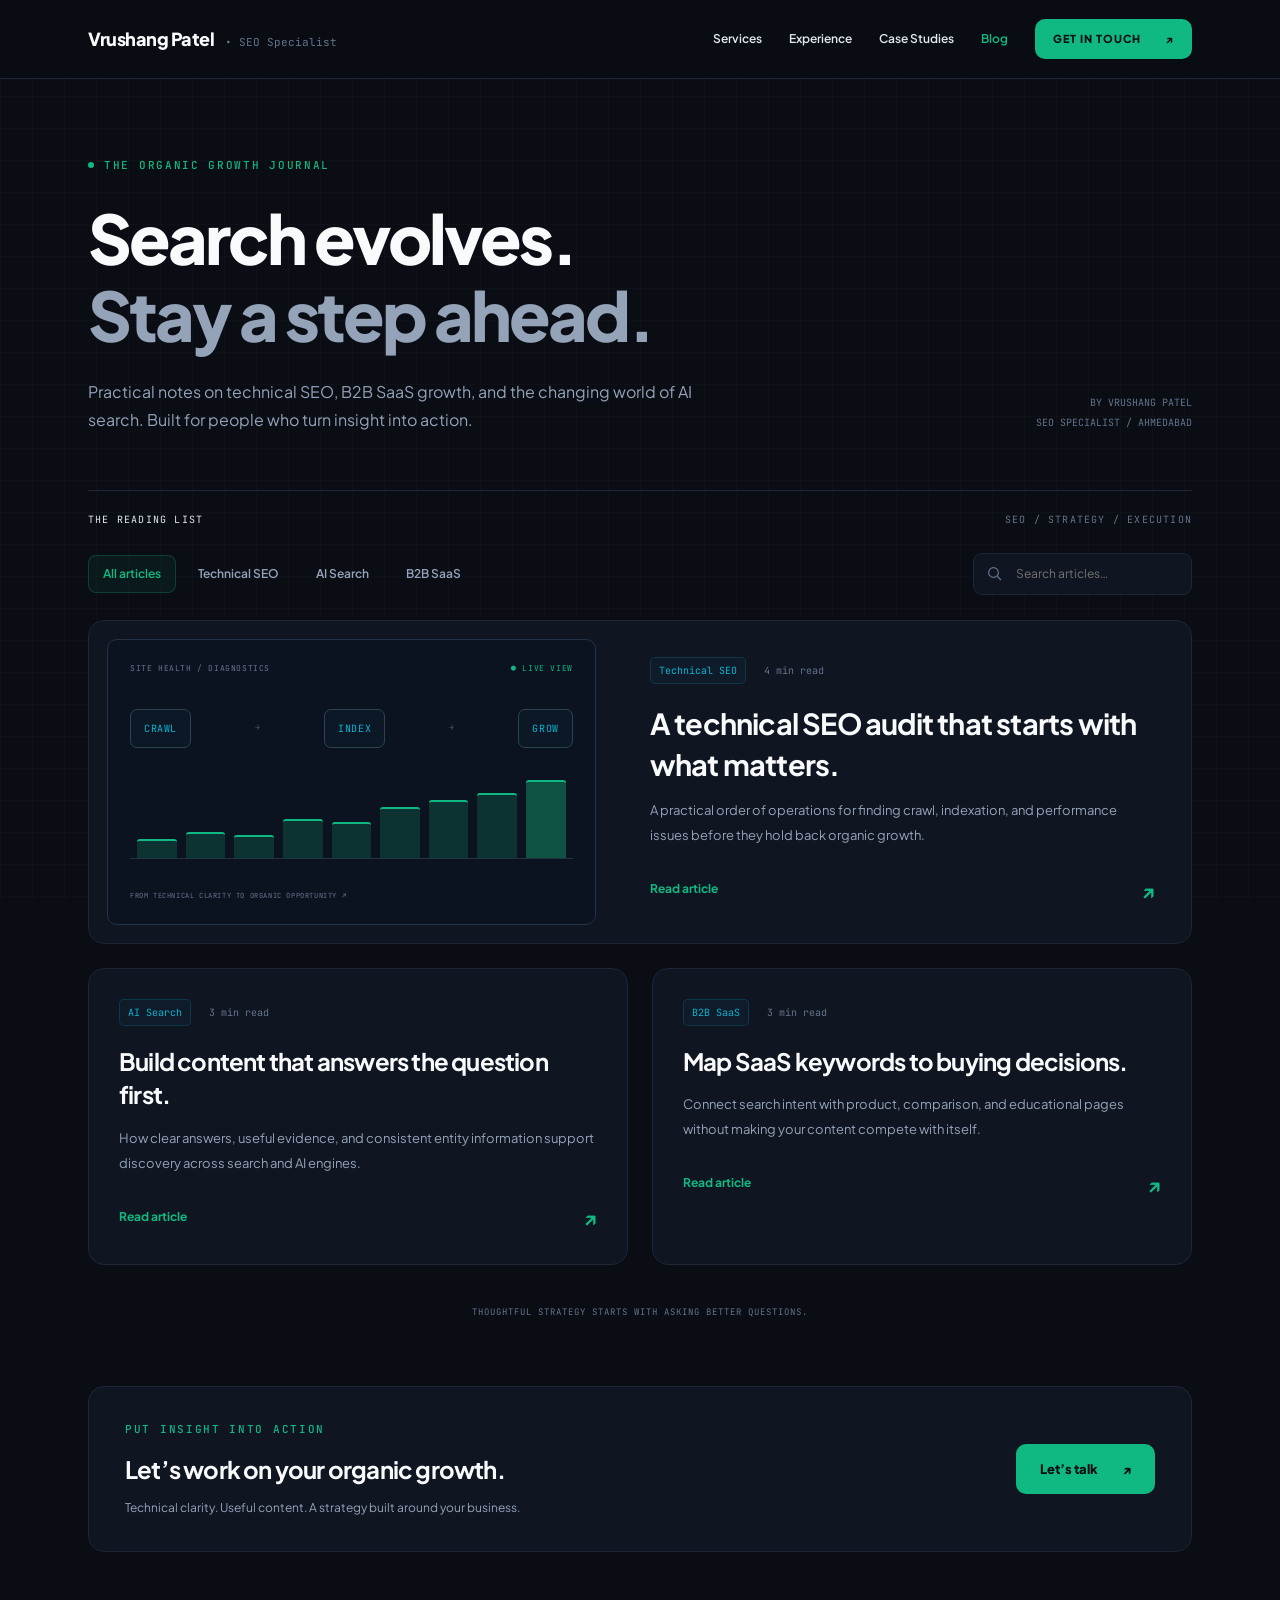
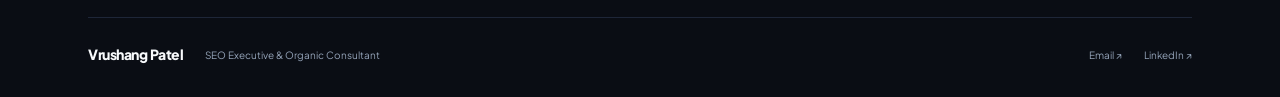
<file: blog/index.html>
<!DOCTYPE html><html lang="en"><head>
<script async src="https://www.googletagmanager.com/gtm.js?id=GTM-WH8M4TV7"></script>
<script>
  window.dataLayer = window.dataLayer || [];
  function gtag(){dataLayer.push(arguments);}
  gtag('js', new Date());
</script>
<meta charset="UTF-8"><meta name="viewport" content="width=device-width, initial-scale=1"><title>Blog — SEO &amp; Organic Growth Insights | Vrushang Patel</title><meta name="description" content="Practical articles on technical SEO, B2B SaaS keyword strategy, and AI search by Vrushang Patel."><link rel="preconnect" href="https://fonts.googleapis.com"><link rel="preconnect" href="https://fonts.gstatic.com" crossorigin><link href="https://fonts.googleapis.com/css2?family=Plus+Jakarta+Sans:wght@400;500;600;700;800&family=JetBrains+Mono:wght@400;500&display=swap" rel="stylesheet"><link rel="stylesheet" href="/blog/blog.css"><script src="/blog/blog.js" defer></script></head><body><a class="skip" href="#main">Skip to content</a><header class="site-header"><nav class="wrap nav" aria-label="Main navigation"><a class="brand" href="/">Vrushang Patel <span>• SEO Specialist</span></a><button class="menu-button" aria-expanded="false" aria-controls="nav-links">Menu <span aria-hidden="true">☰</span></button><div id="nav-links" class="nav-links"><a href="/#services">Services</a><a href="/#experience">Experience</a><a href="/#impact">Case Studies</a><a href="/blog/" aria-current="page">Blog</a><a class="button small" href="/#contact">Get in Touch <span aria-hidden="true">↗</span></a></div></nav></header><main id="main"><section class="wrap hero"><p class="eyebrow"><span class="status-dot"></span> THE ORGANIC GROWTH JOURNAL</p><h1>Search evolves.<br><span>Stay a step ahead.</span></h1><div class="hero-bottom"><p>Practical notes on technical SEO, B2B SaaS growth, and the changing world of AI search. Built for people who turn insight into action.</p><span class="mono">BY VRUSHANG PATEL<br>SEO SPECIALIST / AHMEDABAD</span></div></section><section class="wrap articles" aria-label="Blog articles"><div class="section-label"><span>THE READING LIST</span><span>SEO / STRATEGY / EXECUTION</span></div><div class="tools" hidden><div class="filters" role="group" aria-label="Filter by topic"><button class="filter" aria-pressed="true" data-filter="All articles">All articles</button><button class="filter" aria-pressed="false" data-filter="Technical SEO">Technical SEO</button><button class="filter" aria-pressed="false" data-filter="AI Search">AI Search</button><button class="filter" aria-pressed="false" data-filter="B2B SaaS">B2B SaaS</button></div><label class="search"><span class="sr-only">Search articles</span><svg width="18" height="18" viewBox="0 0 24 24" fill="none" stroke="currentColor" stroke-width="1.6" aria-hidden="true"><circle cx="10" cy="10" r="6.5"/><path d="m15 15 5 5"/></svg><input type="search" placeholder="Search articles…" id="search"></label></div><p id="results-status" class="sr-only" role="status" aria-live="polite"></p><div class="post-grid"><article class="post featured" data-category="Technical SEO"><div class="diagram" aria-hidden="true"><div class="diagram-top"><span>SITE HEALTH / DIAGNOSTICS</span><span class="signal">● LIVE VIEW</span></div><div class="diagram-path"><span>CRAWL</span><i>→</i><span>INDEX</span><i>→</i><span>GROW</span></div><div class="chart"><b></b><b></b><b></b><b></b><b></b><b></b><b></b><b></b><b></b></div><div class="diagram-bottom">FROM TECHNICAL CLARITY TO ORGANIC OPPORTUNITY ↗</div></div><div class="post-copy"><div class="post-meta"><span class="tag">Technical SEO</span><span>4 min read</span></div><h2><a href="/blog/technical-seo-audit/">A technical SEO audit that starts with what matters.</a></h2><p>A practical order of operations for finding crawl, indexation, and performance issues before they hold back organic growth.</p><a class="read-link" href="/blog/technical-seo-audit/">Read article <span aria-hidden="true">↗</span></a></div></article><article class="post " data-category="AI Search"><div class="post-copy"><div class="post-meta"><span class="tag">AI Search</span><span>3 min read</span></div><h3><a href="/blog/content-for-ai-search/">Build content that answers the question first.</a></h3><p>How clear answers, useful evidence, and consistent entity information support discovery across search and AI engines.</p><a class="read-link" href="/blog/content-for-ai-search/">Read article <span aria-hidden="true">↗</span></a></div></article><article class="post " data-category="B2B SaaS"><div class="post-copy"><div class="post-meta"><span class="tag">B2B SaaS</span><span>3 min read</span></div><h3><a href="/blog/saas-keyword-mapping/">Map SaaS keywords to buying decisions.</a></h3><p>Connect search intent with product, comparison, and educational pages without making your content compete with itself.</p><a class="read-link" href="/blog/saas-keyword-mapping/">Read article <span aria-hidden="true">↗</span></a></div></article></div><div class="empty" hidden><h2>No articles found.</h2><p>Try a different search or explore another topic.</p><button class="button" id="reset">Show all articles</button></div><p class="end-note mono">THOUGHTFUL STRATEGY STARTS WITH ASKING BETTER QUESTIONS.</p></section></main><section class="wrap contact-panel"><div><p class="eyebrow">PUT INSIGHT INTO ACTION</p><h2>Let’s work on your organic growth.</h2><p>Technical clarity. Useful content. A strategy built around your business.</p></div><a class="button" href="/#contact">Let’s talk <span aria-hidden="true">↗</span></a></section><footer class="wrap footer"><a class="brand" href="/">Vrushang Patel</a><span>SEO Executive &amp; Organic Consultant</span><a href="mailto:vrushangp14@gmail.com">Email ↗</a><a href="https://linkedin.com/in/vrushang-patel-seo-analyst">LinkedIn ↗</a></footer></body></html>
</file>
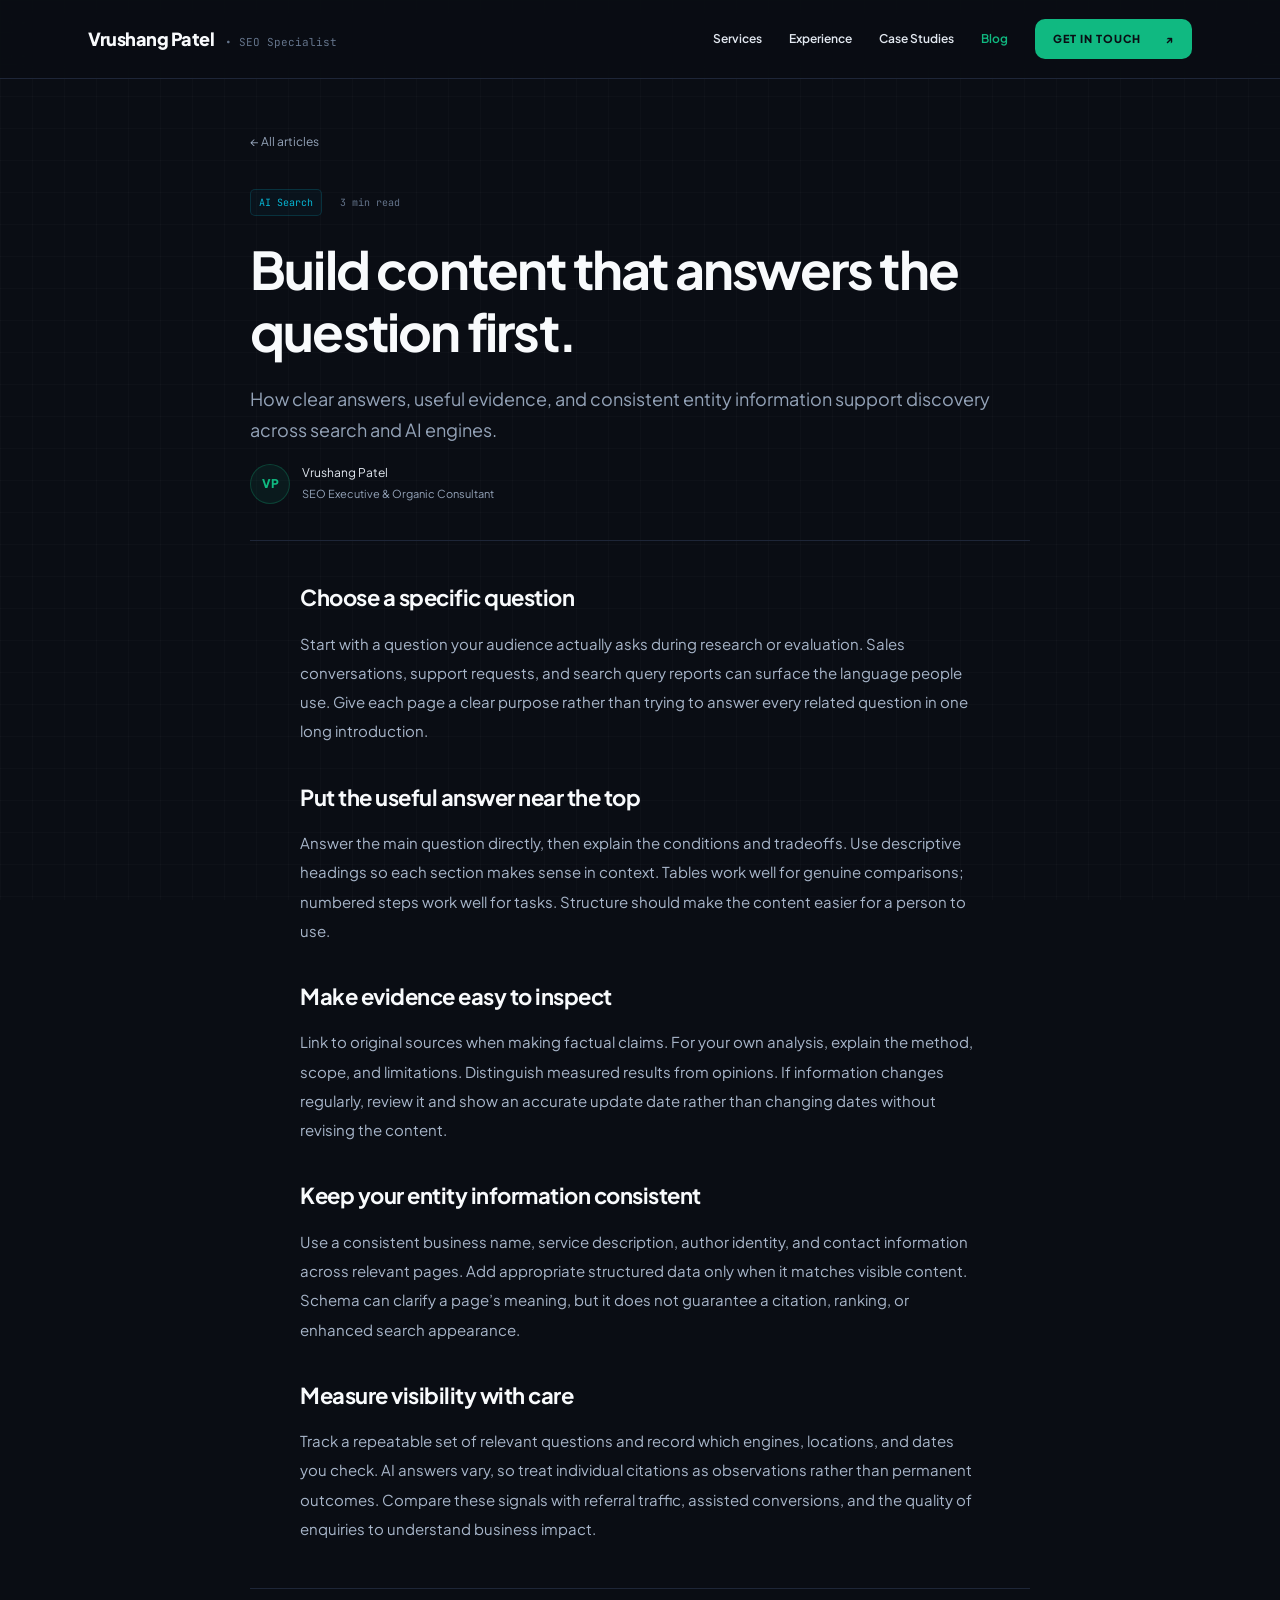
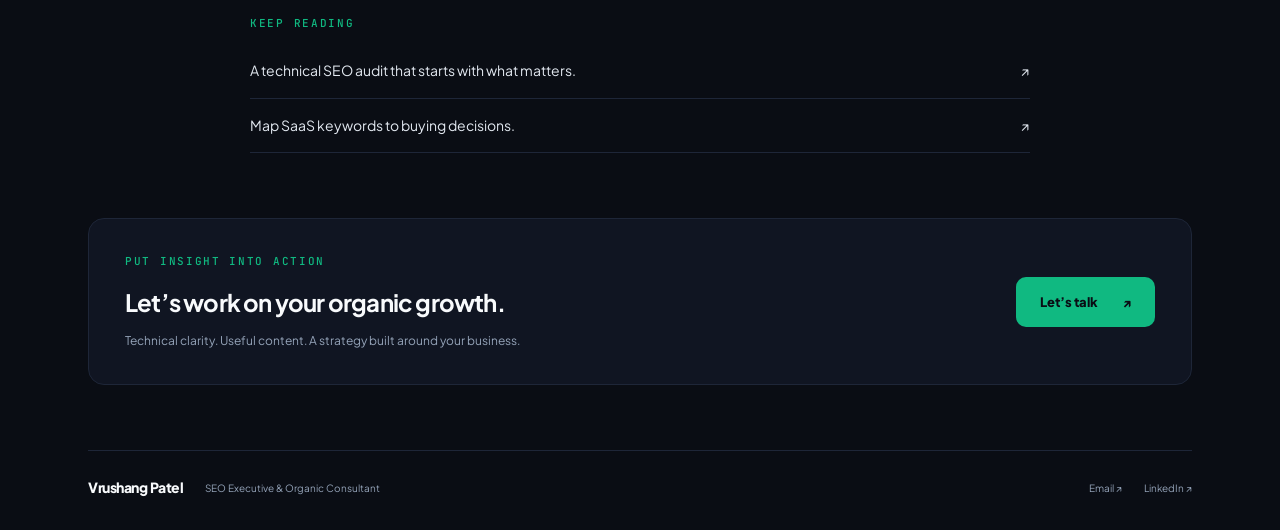
<file: blog/content-for-ai-search/index.html>
<!DOCTYPE html><html lang="en"><head>
<script async src="https://www.googletagmanager.com/gtm.js?id=GTM-WH8M4TV7"></script>
<script>
  window.dataLayer = window.dataLayer || [];
  function gtag(){dataLayer.push(arguments);}
  gtag('js', new Date());
</script>
<meta charset="UTF-8"><meta name="viewport" content="width=device-width, initial-scale=1"><title>Build content that answers the question first. | Vrushang Patel</title><meta name="description" content="How clear answers, useful evidence, and consistent entity information support discovery across search and AI engines."><link rel="preconnect" href="https://fonts.googleapis.com"><link rel="preconnect" href="https://fonts.gstatic.com" crossorigin><link href="https://fonts.googleapis.com/css2?family=Plus+Jakarta+Sans:wght@400;500;600;700;800&family=JetBrains+Mono:wght@400;500&display=swap" rel="stylesheet"><link rel="stylesheet" href="/blog/blog.css"><script src="/blog/blog.js" defer></script></head><body><a class="skip" href="#main">Skip to content</a><header class="site-header"><nav class="wrap nav" aria-label="Main navigation"><a class="brand" href="/">Vrushang Patel <span>• SEO Specialist</span></a><button class="menu-button" aria-expanded="false" aria-controls="nav-links">Menu <span aria-hidden="true">☰</span></button><div id="nav-links" class="nav-links"><a href="/#services">Services</a><a href="/#experience">Experience</a><a href="/#impact">Case Studies</a><a href="/blog/" aria-current="page">Blog</a><a class="button small" href="/#contact">Get in Touch <span aria-hidden="true">↗</span></a></div></nav></header><main id="main"><article class="wrap article-page"><a class="back-link" href="/blog/">← All articles</a><header class="article-header"><div class="post-meta"><span class="tag">AI Search</span><span>3 min read</span></div><h1>Build content that answers the question first.</h1><p class="article-deck">How clear answers, useful evidence, and consistent entity information support discovery across search and AI engines.</p><div class="byline"><span class="avatar" aria-hidden="true">VP</span><div>Vrushang Patel<br><span>SEO Executive &amp; Organic Consultant</span></div></div></header><div class="prose"><section><h2>Choose a specific question</h2><p>Start with a question your audience actually asks during research or evaluation. Sales conversations, support requests, and search query reports can surface the language people use. Give each page a clear purpose rather than trying to answer every related question in one long introduction.</p></section><section><h2>Put the useful answer near the top</h2><p>Answer the main question directly, then explain the conditions and tradeoffs. Use descriptive headings so each section makes sense in context. Tables work well for genuine comparisons; numbered steps work well for tasks. Structure should make the content easier for a person to use.</p></section><section><h2>Make evidence easy to inspect</h2><p>Link to original sources when making factual claims. For your own analysis, explain the method, scope, and limitations. Distinguish measured results from opinions. If information changes regularly, review it and show an accurate update date rather than changing dates without revising the content.</p></section><section><h2>Keep your entity information consistent</h2><p>Use a consistent business name, service description, author identity, and contact information across relevant pages. Add appropriate structured data only when it matches visible content. Schema can clarify a page’s meaning, but it does not guarantee a citation, ranking, or enhanced search appearance.</p></section><section><h2>Measure visibility with care</h2><p>Track a repeatable set of relevant questions and record which engines, locations, and dates you check. AI answers vary, so treat individual citations as observations rather than permanent outcomes. Compare these signals with referral traffic, assisted conversions, and the quality of enquiries to understand business impact.</p></section></div><aside class="related"><p class="eyebrow">KEEP READING</p><a href="/blog/technical-seo-audit/">A technical SEO audit that starts with what matters. <span aria-hidden="true">↗</span></a><a href="/blog/saas-keyword-mapping/">Map SaaS keywords to buying decisions. <span aria-hidden="true">↗</span></a></aside></article></main><section class="wrap contact-panel"><div><p class="eyebrow">PUT INSIGHT INTO ACTION</p><h2>Let’s work on your organic growth.</h2><p>Technical clarity. Useful content. A strategy built around your business.</p></div><a class="button" href="/#contact">Let’s talk <span aria-hidden="true">↗</span></a></section><footer class="wrap footer"><a class="brand" href="/">Vrushang Patel</a><span>SEO Executive &amp; Organic Consultant</span><a href="mailto:vrushangp14@gmail.com">Email ↗</a><a href="https://linkedin.com/in/vrushang-patel-seo-analyst">LinkedIn ↗</a></footer></body></html>
</file>
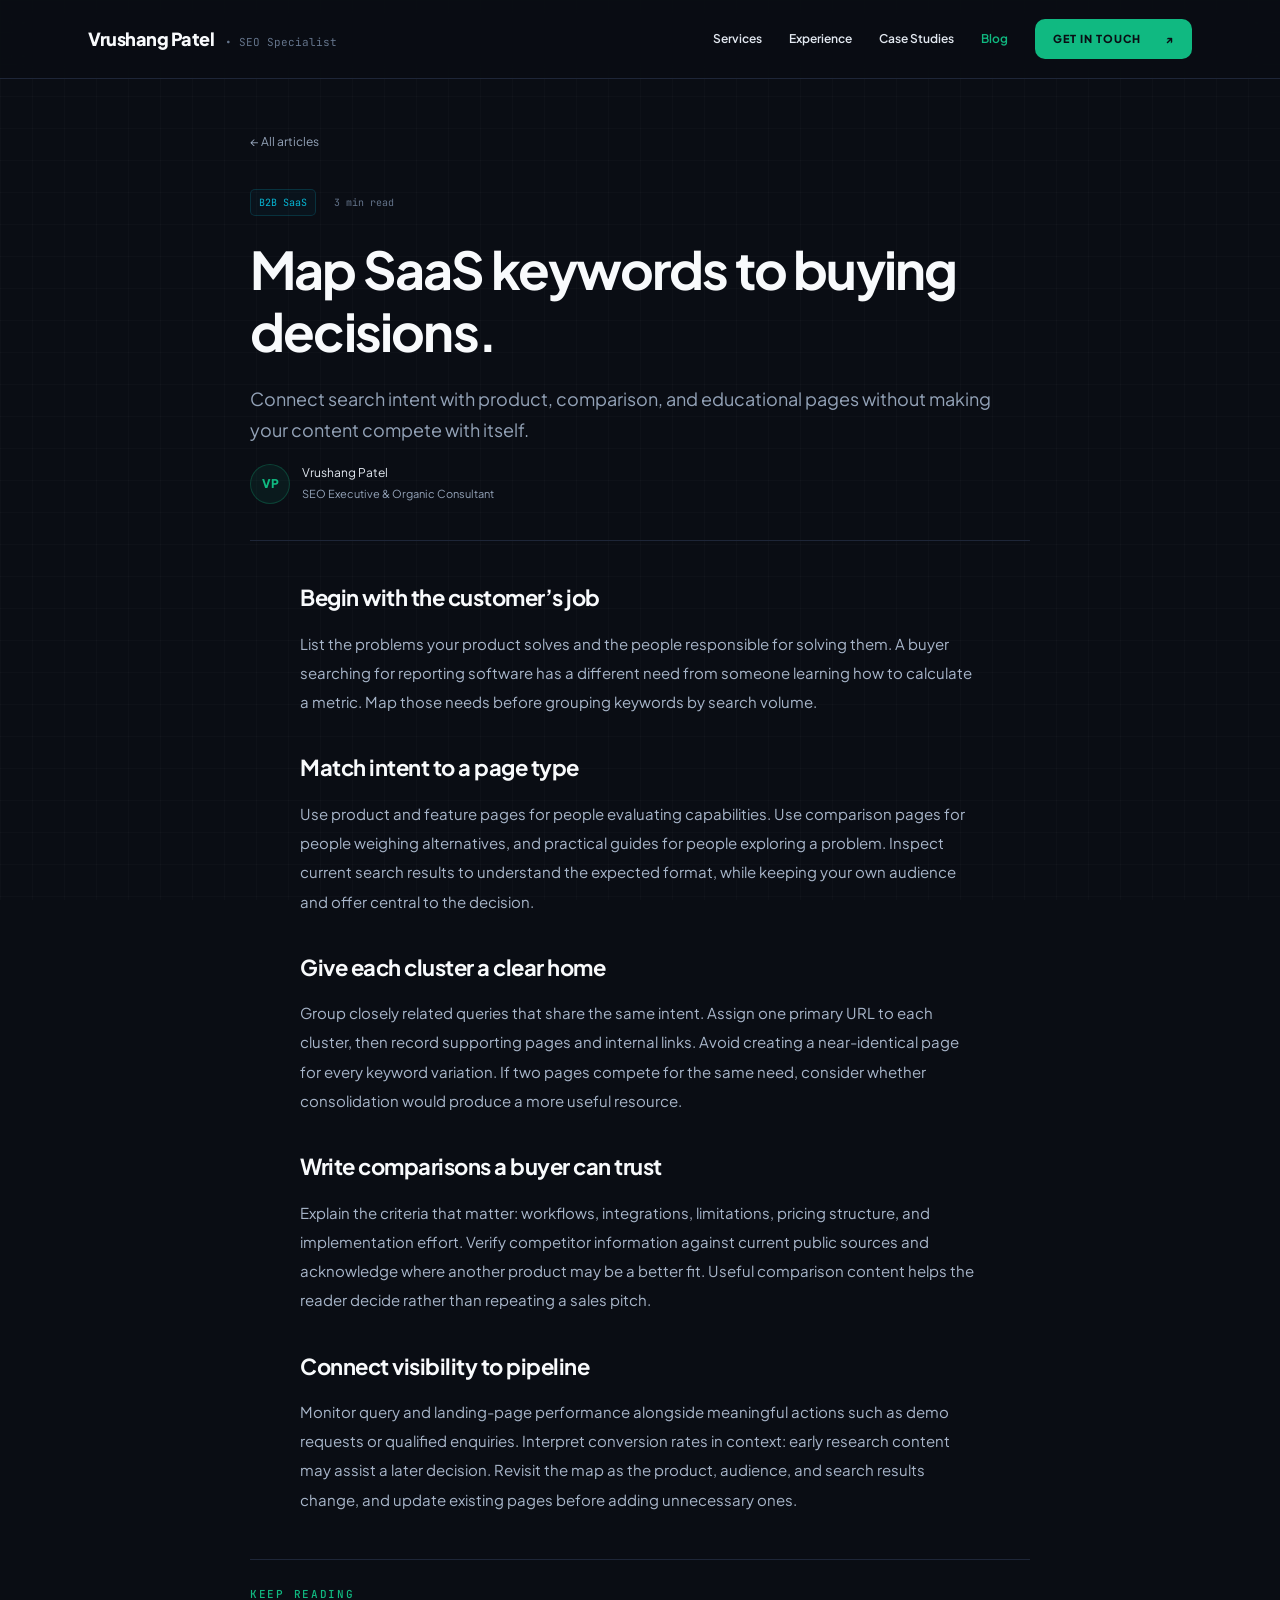
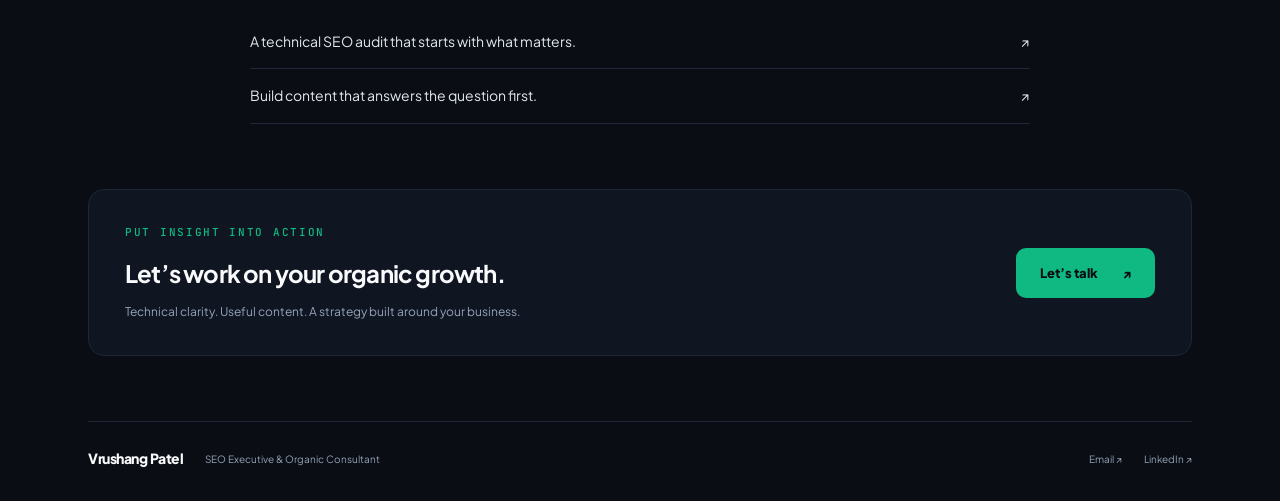
<file: blog/saas-keyword-mapping/index.html>
<!DOCTYPE html><html lang="en"><head>
<script async src="https://www.googletagmanager.com/gtm.js?id=GTM-WH8M4TV7"></script>
<script>
  window.dataLayer = window.dataLayer || [];
  function gtag(){dataLayer.push(arguments);}
  gtag('js', new Date());
</script>
<meta charset="UTF-8"><meta name="viewport" content="width=device-width, initial-scale=1"><title>Map SaaS keywords to buying decisions. | Vrushang Patel</title><meta name="description" content="Connect search intent with product, comparison, and educational pages without making your content compete with itself."><link rel="preconnect" href="https://fonts.googleapis.com"><link rel="preconnect" href="https://fonts.gstatic.com" crossorigin><link href="https://fonts.googleapis.com/css2?family=Plus+Jakarta+Sans:wght@400;500;600;700;800&family=JetBrains+Mono:wght@400;500&display=swap" rel="stylesheet"><link rel="stylesheet" href="/blog/blog.css"><script src="/blog/blog.js" defer></script></head><body><a class="skip" href="#main">Skip to content</a><header class="site-header"><nav class="wrap nav" aria-label="Main navigation"><a class="brand" href="/">Vrushang Patel <span>• SEO Specialist</span></a><button class="menu-button" aria-expanded="false" aria-controls="nav-links">Menu <span aria-hidden="true">☰</span></button><div id="nav-links" class="nav-links"><a href="/#services">Services</a><a href="/#experience">Experience</a><a href="/#impact">Case Studies</a><a href="/blog/" aria-current="page">Blog</a><a class="button small" href="/#contact">Get in Touch <span aria-hidden="true">↗</span></a></div></nav></header><main id="main"><article class="wrap article-page"><a class="back-link" href="/blog/">← All articles</a><header class="article-header"><div class="post-meta"><span class="tag">B2B SaaS</span><span>3 min read</span></div><h1>Map SaaS keywords to buying decisions.</h1><p class="article-deck">Connect search intent with product, comparison, and educational pages without making your content compete with itself.</p><div class="byline"><span class="avatar" aria-hidden="true">VP</span><div>Vrushang Patel<br><span>SEO Executive &amp; Organic Consultant</span></div></div></header><div class="prose"><section><h2>Begin with the customer’s job</h2><p>List the problems your product solves and the people responsible for solving them. A buyer searching for reporting software has a different need from someone learning how to calculate a metric. Map those needs before grouping keywords by search volume.</p></section><section><h2>Match intent to a page type</h2><p>Use product and feature pages for people evaluating capabilities. Use comparison pages for people weighing alternatives, and practical guides for people exploring a problem. Inspect current search results to understand the expected format, while keeping your own audience and offer central to the decision.</p></section><section><h2>Give each cluster a clear home</h2><p>Group closely related queries that share the same intent. Assign one primary URL to each cluster, then record supporting pages and internal links. Avoid creating a near-identical page for every keyword variation. If two pages compete for the same need, consider whether consolidation would produce a more useful resource.</p></section><section><h2>Write comparisons a buyer can trust</h2><p>Explain the criteria that matter: workflows, integrations, limitations, pricing structure, and implementation effort. Verify competitor information against current public sources and acknowledge where another product may be a better fit. Useful comparison content helps the reader decide rather than repeating a sales pitch.</p></section><section><h2>Connect visibility to pipeline</h2><p>Monitor query and landing-page performance alongside meaningful actions such as demo requests or qualified enquiries. Interpret conversion rates in context: early research content may assist a later decision. Revisit the map as the product, audience, and search results change, and update existing pages before adding unnecessary ones.</p></section></div><aside class="related"><p class="eyebrow">KEEP READING</p><a href="/blog/technical-seo-audit/">A technical SEO audit that starts with what matters. <span aria-hidden="true">↗</span></a><a href="/blog/content-for-ai-search/">Build content that answers the question first. <span aria-hidden="true">↗</span></a></aside></article></main><section class="wrap contact-panel"><div><p class="eyebrow">PUT INSIGHT INTO ACTION</p><h2>Let’s work on your organic growth.</h2><p>Technical clarity. Useful content. A strategy built around your business.</p></div><a class="button" href="/#contact">Let’s talk <span aria-hidden="true">↗</span></a></section><footer class="wrap footer"><a class="brand" href="/">Vrushang Patel</a><span>SEO Executive &amp; Organic Consultant</span><a href="mailto:vrushangp14@gmail.com">Email ↗</a><a href="https://linkedin.com/in/vrushang-patel-seo-analyst">LinkedIn ↗</a></footer></body></html>
</file>
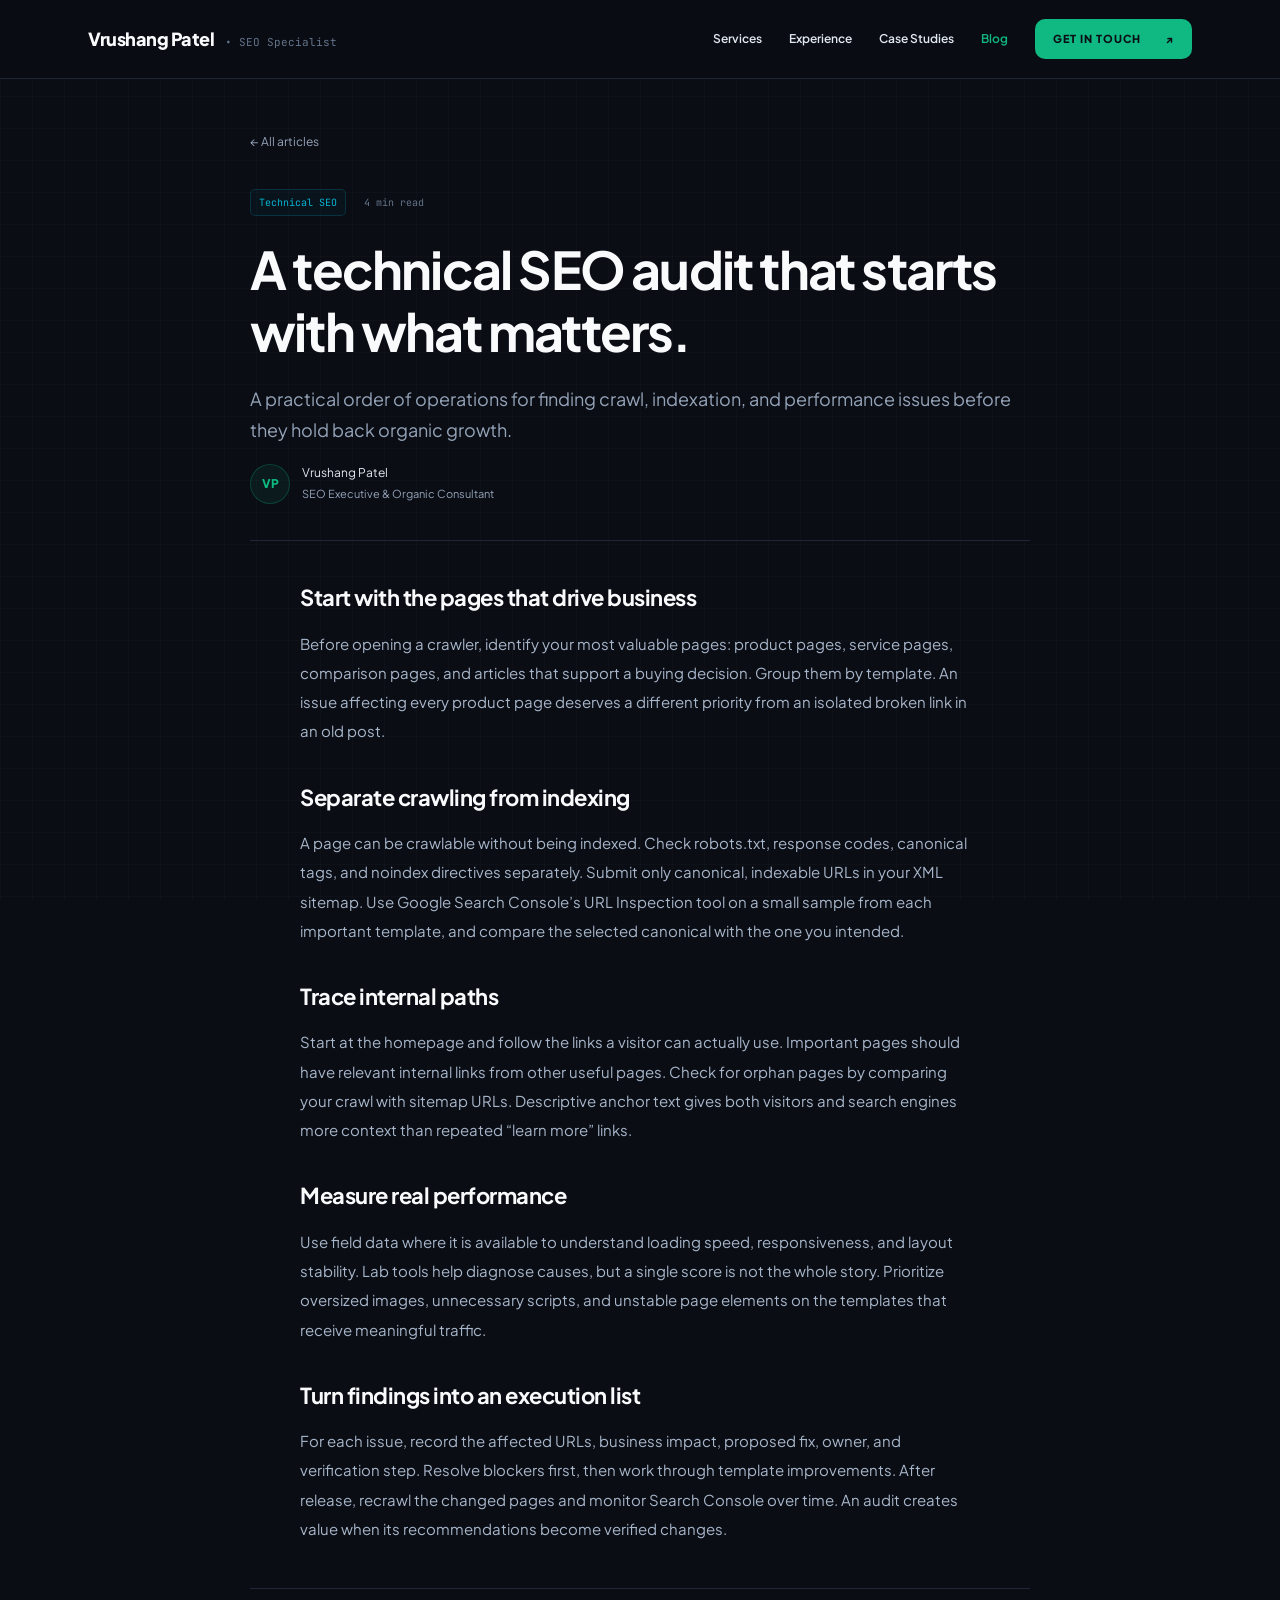
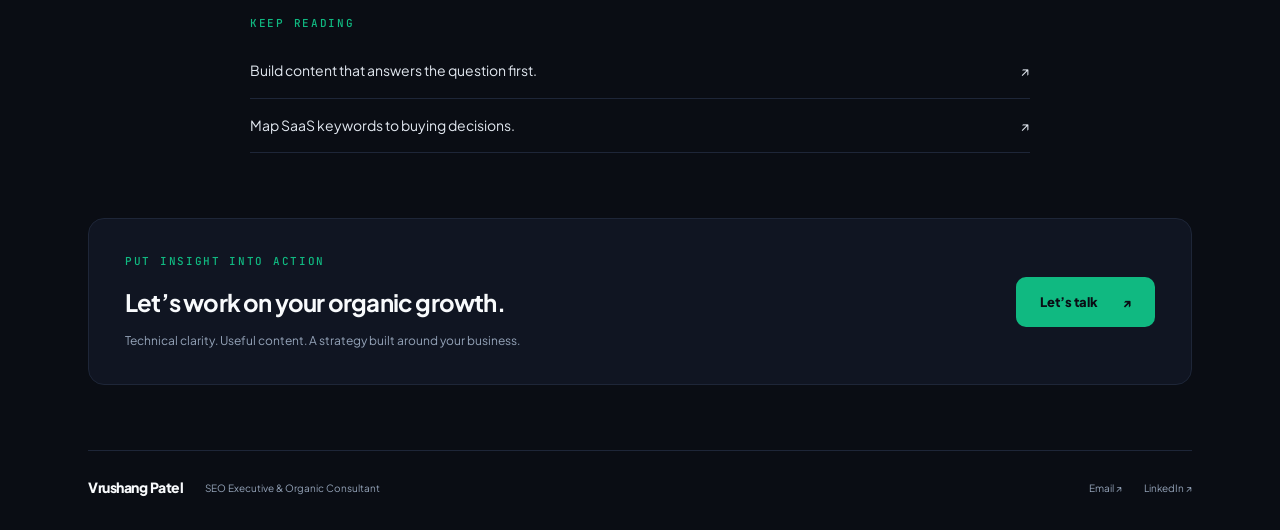
<file: blog/technical-seo-audit/index.html>
<!DOCTYPE html><html lang="en"><head>
<script async src="https://www.googletagmanager.com/gtm.js?id=GTM-WH8M4TV7"></script>
<script>
  window.dataLayer = window.dataLayer || [];
  function gtag(){dataLayer.push(arguments);}
  gtag('js', new Date());
</script>
<meta charset="UTF-8"><meta name="viewport" content="width=device-width, initial-scale=1"><title>A technical SEO audit that starts with what matters. | Vrushang Patel</title><meta name="description" content="A practical order of operations for finding crawl, indexation, and performance issues before they hold back organic growth."><link rel="preconnect" href="https://fonts.googleapis.com"><link rel="preconnect" href="https://fonts.gstatic.com" crossorigin><link href="https://fonts.googleapis.com/css2?family=Plus+Jakarta+Sans:wght@400;500;600;700;800&family=JetBrains+Mono:wght@400;500&display=swap" rel="stylesheet"><link rel="stylesheet" href="/blog/blog.css"><script src="/blog/blog.js" defer></script></head><body><a class="skip" href="#main">Skip to content</a><header class="site-header"><nav class="wrap nav" aria-label="Main navigation"><a class="brand" href="/">Vrushang Patel <span>• SEO Specialist</span></a><button class="menu-button" aria-expanded="false" aria-controls="nav-links">Menu <span aria-hidden="true">☰</span></button><div id="nav-links" class="nav-links"><a href="/#services">Services</a><a href="/#experience">Experience</a><a href="/#impact">Case Studies</a><a href="/blog/" aria-current="page">Blog</a><a class="button small" href="/#contact">Get in Touch <span aria-hidden="true">↗</span></a></div></nav></header><main id="main"><article class="wrap article-page"><a class="back-link" href="/blog/">← All articles</a><header class="article-header"><div class="post-meta"><span class="tag">Technical SEO</span><span>4 min read</span></div><h1>A technical SEO audit that starts with what matters.</h1><p class="article-deck">A practical order of operations for finding crawl, indexation, and performance issues before they hold back organic growth.</p><div class="byline"><span class="avatar" aria-hidden="true">VP</span><div>Vrushang Patel<br><span>SEO Executive &amp; Organic Consultant</span></div></div></header><div class="prose"><section><h2>Start with the pages that drive business</h2><p>Before opening a crawler, identify your most valuable pages: product pages, service pages, comparison pages, and articles that support a buying decision. Group them by template. An issue affecting every product page deserves a different priority from an isolated broken link in an old post.</p></section><section><h2>Separate crawling from indexing</h2><p>A page can be crawlable without being indexed. Check robots.txt, response codes, canonical tags, and noindex directives separately. Submit only canonical, indexable URLs in your XML sitemap. Use Google Search Console’s URL Inspection tool on a small sample from each important template, and compare the selected canonical with the one you intended.</p></section><section><h2>Trace internal paths</h2><p>Start at the homepage and follow the links a visitor can actually use. Important pages should have relevant internal links from other useful pages. Check for orphan pages by comparing your crawl with sitemap URLs. Descriptive anchor text gives both visitors and search engines more context than repeated “learn more” links.</p></section><section><h2>Measure real performance</h2><p>Use field data where it is available to understand loading speed, responsiveness, and layout stability. Lab tools help diagnose causes, but a single score is not the whole story. Prioritize oversized images, unnecessary scripts, and unstable page elements on the templates that receive meaningful traffic.</p></section><section><h2>Turn findings into an execution list</h2><p>For each issue, record the affected URLs, business impact, proposed fix, owner, and verification step. Resolve blockers first, then work through template improvements. After release, recrawl the changed pages and monitor Search Console over time. An audit creates value when its recommendations become verified changes.</p></section></div><aside class="related"><p class="eyebrow">KEEP READING</p><a href="/blog/content-for-ai-search/">Build content that answers the question first. <span aria-hidden="true">↗</span></a><a href="/blog/saas-keyword-mapping/">Map SaaS keywords to buying decisions. <span aria-hidden="true">↗</span></a></aside></article></main><section class="wrap contact-panel"><div><p class="eyebrow">PUT INSIGHT INTO ACTION</p><h2>Let’s work on your organic growth.</h2><p>Technical clarity. Useful content. A strategy built around your business.</p></div><a class="button" href="/#contact">Let’s talk <span aria-hidden="true">↗</span></a></section><footer class="wrap footer"><a class="brand" href="/">Vrushang Patel</a><span>SEO Executive &amp; Organic Consultant</span><a href="mailto:vrushangp14@gmail.com">Email ↗</a><a href="https://linkedin.com/in/vrushang-patel-seo-analyst">LinkedIn ↗</a></footer></body></html>
</file>
<file: blog/blog.css>
:root{color-scheme:dark;--bg:#0a0d14;--surface:#101522;--border:#1e2638;--text:#e2e8f0;--muted:#94a3b8;--green:#10b981;--cyan:#06b6d4}*{box-sizing:border-box}body{margin:0;background:var(--bg);color:var(--text);font-family:'Plus Jakarta Sans',sans-serif;font-size:15px;line-height:1.7}body:before{content:'';position:fixed;inset:0;z-index:-1;pointer-events:none;background-image:linear-gradient(to right,#ffffff05 1px,transparent 1px),linear-gradient(to bottom,#ffffff05 1px,transparent 1px);background-size:32px 32px}a{color:inherit;text-decoration:none}button,input{font:inherit}button,a,input{ -webkit-tap-highlight-color:transparent}a,button{transition:color .2s,background .2s,border-color .2s}a:hover{color:var(--green)}:focus-visible{outline:2px solid var(--cyan);outline-offset:5px}button{cursor:pointer}.wrap{width:min(1104px,calc(100% - 48px));margin-inline:auto}.site-header{position:sticky;top:0;z-index:10;background:#0a0d14ed;backdrop-filter:blur(14px);border-bottom:1px solid var(--border)}.nav{display:flex;align-items:center;justify-content:space-between;min-height:78px;gap:24px}.brand{font-weight:800;letter-spacing:-.5px;color:#f8fafc;font-size:18px;white-space:nowrap}.brand span{font-family:'JetBrains Mono',monospace;font-size:11px;color:#64748b;font-weight:400;letter-spacing:0;margin-left:8px}.nav-links{display:flex;align-items:center;gap:27px;font-size:12px;font-weight:600}.nav-links [aria-current]{color:var(--green)}.button{display:inline-flex;align-items:center;justify-content:center;gap:24px;padding:13px 23px;border-radius:10px;border:1px solid transparent;background:var(--green);color:var(--bg);font-size:13px;font-weight:800;white-space:nowrap}.button:hover{background:#34d399;color:var(--bg)}.button.small{padding:10px 17px;font-size:11px;text-transform:uppercase;letter-spacing:1px}.menu-button{display:none;border:1px solid var(--border);background:var(--surface);border-radius:8px;color:var(--text);padding:7px 12px}.hero{padding-top:77px;padding-bottom:57px}.eyebrow,.mono,.section-label,.post-meta,.diagram{font-family:'JetBrains Mono',monospace}.eyebrow{color:var(--green);letter-spacing:1.7px;font-size:11px;font-weight:500;display:flex;align-items:center;gap:10px}.status-dot{width:6px;height:6px;background:var(--green);border-radius:50%}h1,h2,h3,p{margin-top:0}.hero h1{font-size:clamp(42px,5.7vw,68px);line-height:1.13;letter-spacing:-3px;color:#f8fafc;margin:24px 0 26px;font-weight:800}.hero h1 span{color:var(--muted)}.hero-bottom{display:flex;justify-content:space-between;align-items:flex-end;gap:40px}.hero-bottom p{max-width:620px;font-size:16px;color:var(--muted);margin:0}.hero-bottom .mono{font-size:10px;text-align:right;line-height:2;color:#64748b;white-space:nowrap}.section-label{border-top:1px solid var(--border);padding-top:20px;display:flex;justify-content:space-between;gap:12px;font-size:10px;letter-spacing:1.2px;color:#64748b}.section-label span:first-child{color:var(--text)}.tools{display:flex;justify-content:space-between;gap:20px;align-items:center;padding:25px 0}.filters{display:flex;flex-wrap:wrap;gap:7px}.filter{padding:8px 14px;border:1px solid transparent;background:transparent;border-radius:8px;color:var(--muted);font-size:12px;font-weight:600}.filter:hover{color:#f8fafc;border-color:var(--border)}.filter[aria-pressed=true]{background:#10b98112;border-color:#10b98140;color:var(--green)}.search{display:flex;align-items:center;gap:10px;background:var(--surface);border:1px solid var(--border);border-radius:9px;padding:9px 12px;color:#64748b}.search input{color:var(--text);font-size:12px;border:0;outline:none;background:transparent;min-width:0;width:165px}.search:focus-within{outline:2px solid var(--cyan);outline-offset:2px}.post-grid{display:grid;grid-template-columns:1fr 1fr;gap:24px}.post{border:1px solid var(--border);border-radius:16px;background:var(--surface);overflow:hidden;transition:border-color .2s}.post:hover{border-color:#40506b}.post-copy{padding:30px}.post-meta{display:flex;align-items:center;gap:18px;font-size:10px;color:#64748b}.tag{color:var(--cyan);border:1px solid #06b6d430;background:#06b6d40a;border-radius:5px;padding:4px 8px}.post h2,.post h3{color:#f8fafc;letter-spacing:-.8px;line-height:1.4;margin:19px 0 14px;font-size:24px;font-weight:700}.post p{color:var(--muted);font-size:13px;line-height:1.9;margin-bottom:25px}.read-link{color:var(--green);font-size:12px;font-weight:700;display:flex;justify-content:space-between;align-items:center;gap:20px}.read-link span{font-size:20px}.featured{grid-column:1/-1;display:grid;grid-template-columns:1fr 1.1fr}.featured .post-copy{padding:36px}.featured h2{font-size:29px}.diagram{margin:18px;background:#0c1320;border:1px solid #253346;border-radius:10px;padding:22px;display:flex;flex-direction:column;justify-content:space-between;font-size:8px;letter-spacing:.6px;overflow:hidden;min-height:280px}.diagram-top{display:flex;justify-content:space-between;gap:10px;color:#64748b}.signal{color:var(--green)}.diagram-path{display:flex;justify-content:space-between;align-items:center;gap:7px;margin-top:22px}.diagram-path span{padding:10px 13px;border:1px solid #2b4350;border-radius:7px;color:var(--cyan);background:#06b6d408;font-size:10px}.diagram-path i{font-style:normal;color:#475569}.chart{height:85px;border-bottom:1px solid #233245;display:flex;gap:9px;align-items:flex-end;padding:0 7px;margin-top:15px}.chart b{flex:1;height:22%;background:#10b98130;border-top:2px solid var(--green);border-radius:3px 3px 0 0}.chart b:nth-child(2){height:31%}.chart b:nth-child(3){height:27%}.chart b:nth-child(4){height:46%}.chart b:nth-child(5){height:42%}.chart b:nth-child(6){height:60%}.chart b:nth-child(7){height:69%}.chart b:nth-child(8){height:77%}.chart b:nth-child(9){height:92%;background:#10b98160}.diagram-bottom{margin-top:20px;color:#64748b;font-size:7px}.end-note{text-align:center;color:#64748b;font-size:9px;letter-spacing:1px;margin:40px 0 65px}.contact-panel{border:1px solid var(--border);background:var(--surface);border-radius:16px;padding:33px 36px;display:flex;align-items:center;justify-content:space-between;gap:25px;margin-bottom:65px}.contact-panel h2{font-size:24px;letter-spacing:-.8px;color:#f8fafc;margin-bottom:8px}.contact-panel p:last-child{font-size:12px;color:var(--muted);margin-bottom:0}.footer{display:flex;gap:22px;align-items:center;border-top:1px solid var(--border);padding-top:25px;padding-bottom:30px;font-size:10px;color:var(--muted)}.footer .brand{font-size:14px}.footer span{margin-right:auto}.empty{text-align:center;padding:70px 20px;border:1px dashed var(--border);border-radius:16px}.empty p{color:var(--muted)}[hidden]{display:none!important}.sr-only{position:absolute;width:1px;height:1px;padding:0;margin:-1px;overflow:hidden;clip:rect(0,0,0,0);white-space:nowrap;border:0}.skip{position:fixed;top:-100px;left:15px;z-index:30;background:var(--green);color:var(--bg);padding:12px}.skip:focus{top:10px}.article-page{max-width:780px;padding-top:48px;padding-bottom:65px}.back-link{color:var(--muted);font-size:12px}.article-header{padding:36px 0;border-bottom:1px solid var(--border)}.article-header h1{font-size:clamp(34px,4.7vw,52px);line-height:1.2;letter-spacing:-1.8px;color:#f8fafc;margin:22px 0}.article-deck{font-size:18px;color:var(--muted)}.byline{display:flex;align-items:center;gap:12px;font-size:12px}.byline span:not(.avatar){color:var(--muted);font-size:11px}.avatar{border-radius:50%;background:#10b98115;color:var(--green);border:1px solid #10b98140;width:40px;height:40px;display:grid;place-items:center;font-size:12px;font-weight:800}.prose{max-width:680px;margin:38px auto 45px}.prose section{margin-bottom:33px}.prose h2{font-size:22px;color:#f8fafc;letter-spacing:-.5px;margin-bottom:12px}.prose p{color:#a8b6ca;font-size:15px;line-height:1.95}.related{border-top:1px solid var(--border);padding-top:25px}.related>a{display:flex;justify-content:space-between;gap:20px;padding:15px 0;border-bottom:1px solid var(--border);font-size:14px}@media(min-width:761px){.post{animation:appear .55s both}.post:nth-child(2){animation-delay:.08s}.post:nth-child(3){animation-delay:.16s}}@keyframes appear{from{opacity:0;transform:translateY(10px)}to{opacity:1;transform:translateY(0)}}@media(max-width:1000px){.brand span{display:none}.nav-links{gap:20px}}@media(max-width:760px){.wrap{width:calc(100% - 36px)}.nav{min-height:68px;flex-wrap:wrap;gap:0}.menu-button{display:block}.nav-links{display:none;width:100%;padding:12px 0 20px;align-items:stretch;gap:16px;flex-direction:column}.nav-links.open{display:flex}.hero{padding-top:48px;padding-bottom:35px}.hero h1{letter-spacing:-1.8px}.hero-bottom{display:block}.hero-bottom .mono{display:none}.hero-bottom p{font-size:14px}.tools{align-items:stretch;flex-direction:column;gap:15px}.filter{font-size:11px;padding:8px 10px}.search input{width:100%}.section-label{font-size:8px}.section-label span:last-child{display:none}.post-grid{grid-template-columns:1fr}.featured{display:flex;flex-direction:column}.featured .post-copy,.post-copy{padding:24px}.featured h2{font-size:25px}.diagram{min-height:250px;margin:14px 14px 0}.post h3{font-size:23px}.contact-panel{padding:25px;align-items:flex-start;flex-direction:column;margin-bottom:35px}.contact-panel h2{font-size:22px}.footer{flex-wrap:wrap;gap:12px 22px}.footer span{width:100%;order:3}.end-note{font-size:8px;margin:30px 0 40px}.article-page{padding-top:30px}.article-deck{font-size:16px}.prose p{font-size:14px}}@media(prefers-reduced-motion:reduce){*,*:before,*:after{animation:none!important;transition:none!important}}
</file>
